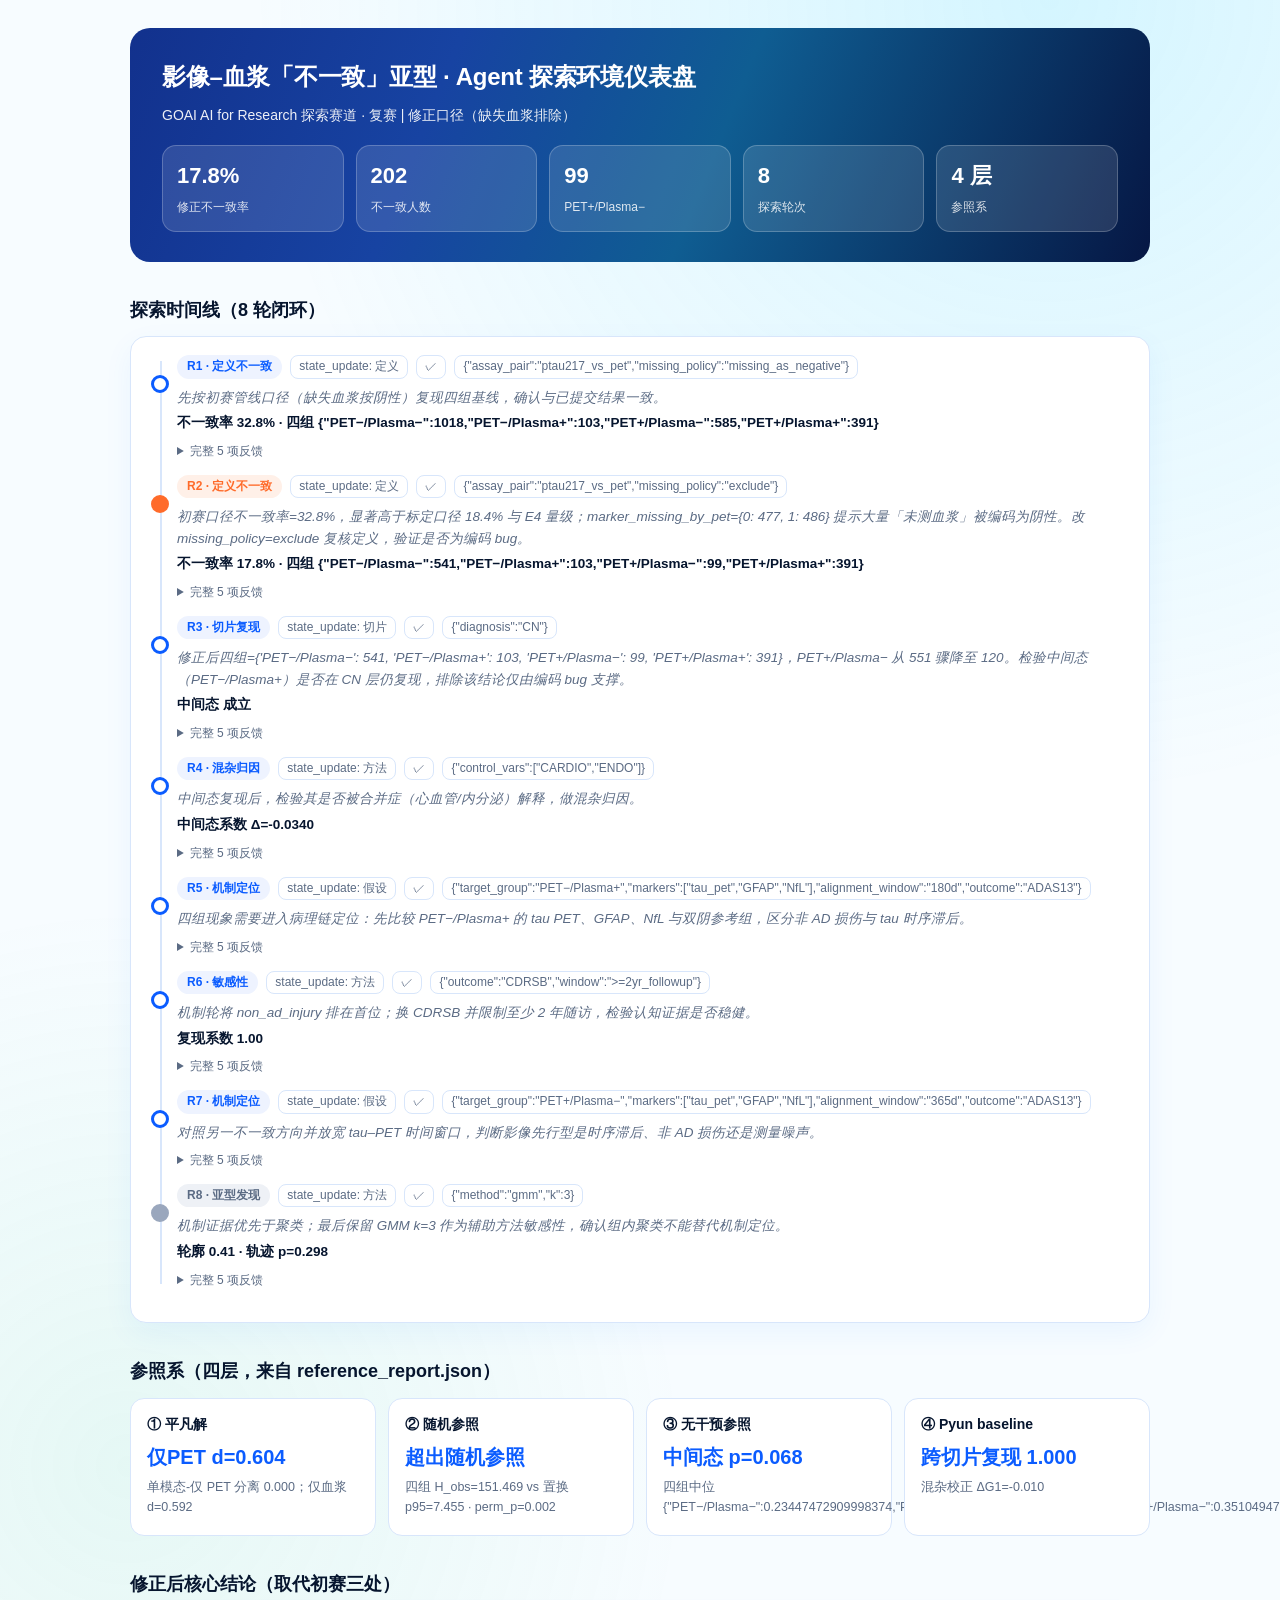
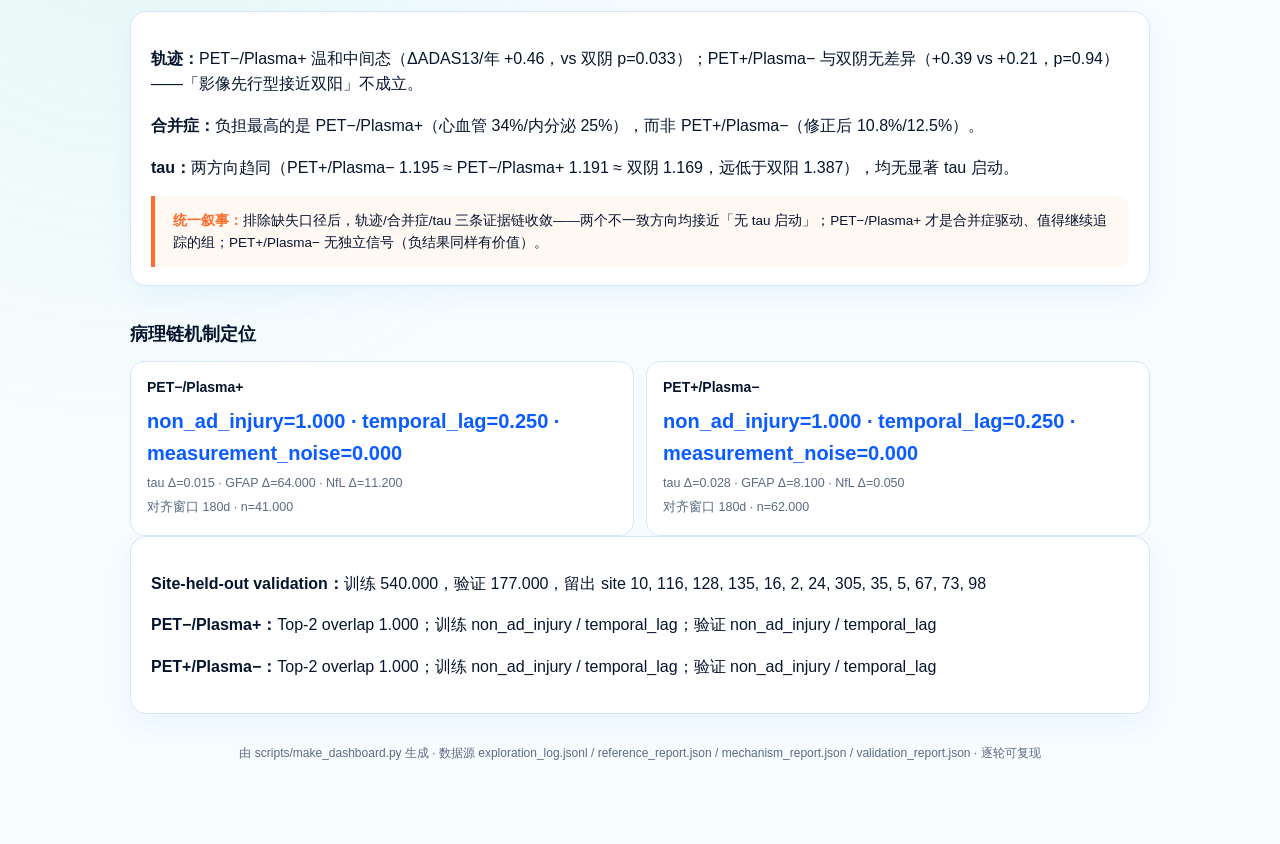
<file: dashboard.html>
<!DOCTYPE html>
<html lang="zh-CN">
<head>
<meta charset="utf-8">
<meta name="viewport" content="width=device-width, initial-scale=1">
<title>AI4S 探索环境仪表盘 · GOAI 复赛</title>
<style>
:root{
  --ink:#06152e; --muted:#5b6b84; --line:#d8e6fb; --blue:#0b5cff; --green:#22b85a;
  --orange:#ff6b2a; --bg:#f7fcff; --card:#ffffff;
}
*{box-sizing:border-box}
body{margin:0;font-family:-apple-system,BlinkMacSystemFont,"Segoe UI","Microsoft YaHei",sans-serif;
  background:radial-gradient(circle at 82% 0,rgba(33,214,255,.16),transparent 30%),
  radial-gradient(circle at 10% 60%,rgba(68,214,154,.10),transparent 30%),var(--bg);
  color:var(--ink);line-height:1.6}
.wrap{max-width:1060px;margin:0 auto;padding:28px 20px 80px}
header.hero{background:linear-gradient(112deg,#12318d,#1743a2 30%,#0f5d92 57%,#061744);color:#fff;
  border-radius:20px;padding:30px 32px;margin-bottom:22px;position:relative;overflow:hidden}
header.hero h1{margin:0 0 8px;font-size:24px;font-weight:800;letter-spacing:-.01em}
header.hero p{margin:2px 0;opacity:.92;font-size:14px}
.kpis{display:grid;grid-template-columns:repeat(auto-fit,minmax(150px,1fr));gap:12px;margin-top:18px}
.kpi{background:rgba(255,255,255,.12);border:1px solid rgba(255,255,255,.22);border-radius:14px;padding:12px 14px}
.kpi b{display:block;font-size:22px;font-weight:800}
.kpi span{font-size:12px;opacity:.85}
h2{font-size:18px;margin:34px 0 12px;font-weight:800}
.card{background:var(--card);border:1px solid var(--line);border-radius:16px;padding:18px 20px;
  box-shadow:0 10px 30px rgba(13,118,255,.06)}
.timeline{position:relative;padding-left:26px}
.timeline:before{content:"";position:absolute;left:9px;top:6px;bottom:6px;width:2px;background:var(--line)}
.node{position:absolute;left:-26px;top:20px;width:18px;height:18px;border-radius:50%;background:#fff;
  border:3px solid var(--blue)}
.node.fix{border-color:var(--orange);background:var(--orange)}
.node.neg{border-color:#9aa7bd;background:#9aa7bd}
.round{position:relative;margin-bottom:14px}
.round .head{display:flex;align-items:center;flex-wrap:wrap;gap:8px}
.badge{font-size:12px;font-weight:700;padding:2px 10px;border-radius:999px;background:#eef3ff;color:var(--blue)}
.badge.fix{background:#fff0e8;color:var(--orange)}
.badge.neg{background:#eef1f6;color:#5b6b84}
.tag{font-size:12px;color:var(--muted);border:1px solid var(--line);border-radius:8px;padding:1px 8px}
.rationale{font-size:13.5px;color:var(--muted);margin:8px 0 4px;font-style:italic}
.key{font-size:13.5px;font-weight:700}
details{margin-top:8px;font-size:12px;color:var(--muted)}
details pre{background:#0f2346;color:#dbeafe;border-radius:10px;padding:12px;overflow:auto;
  max-height:320px;font-size:11.5px;line-height:1.5}
.grid{display:grid;grid-template-columns:repeat(auto-fit,minmax(230px,1fr));gap:12px}
.ref-card{background:var(--card);border:1px solid var(--line);border-radius:14px;padding:14px 16px}
.ref-card h3{margin:0 0 6px;font-size:14px}
.ref-card .v{font-size:20px;font-weight:800;color:var(--blue)}
.ref-card p{margin:4px 0;font-size:12.5px;color:var(--muted)}
.callout{border-left:4px solid var(--orange);background:#fff8f3;border-radius:0 12px 12px 0;
  padding:14px 18px;margin-top:14px;font-size:13.5px}
.callout b{color:var(--orange)}
.foot{color:var(--muted);font-size:12px;margin-top:30px;text-align:center}
code{font-family:ui-monospace,SFMono-Regular,Menlo,Consolas,monospace;background:#eef3ff;padding:1px 5px;border-radius:5px}
</style>
</head>
<body>
<div class="wrap">
  <header class="hero">
    <h1>影像–血浆「不一致」亚型 · Agent 探索环境仪表盘</h1>
    <p>GOAI AI for Research 探索赛道 · 复赛 | 修正口径（缺失血浆排除）</p>
    <div class="kpis" id="kpis"></div>
  </header>

  <h2>探索时间线（8 轮闭环）</h2>
  <div class="card"><div class="timeline" id="timeline"></div></div>

  <h2>参照系（四层，来自 reference_report.json）</h2>
  <div class="grid" id="ref"></div>

  <h2>修正后核心结论（取代初赛三处）</h2>
  <div class="card" id="findings"></div>

  <h2>病理链机制定位</h2>
  <div class="grid" id="mechanisms"></div>
  <div class="card" id="validation"></div>

  <div class="foot">由 scripts/make_dashboard.py 生成 · 数据源 exploration_log.jsonl / reference_report.json / mechanism_report.json / validation_report.json · 逐轮可复现</div>
</div>

<script>
const DATA = {"logs": [{"round_id": 1, "timestamp": "2026-09-02T14:03:30+00:00", "action": "define_discordance", "params": {"assay_pair": "ptau217_vs_pet", "missing_policy": "missing_as_negative"}, "rationale": "先按初赛管线口径（缺失血浆按阴性）复现四组基线，确认与已提交结果一致。", "state_update": "定义", "success": true, "feedback": {"metrics": {"discordant_group_size": {"n_total": 2097, "n_discordant": 688, "discordance_rate": 0.32808774439675725, "by_group": {"PET−/Plasma−": 1018, "PET−/Plasma+": 103, "PET+/Plasma−": 585, "PET+/Plasma+": 391}, "missing_policy": "missing_as_negative", "marker_missing_by_pet_status": {"0": 477, "1": 486}, "composition": {"age": {"PET−/Plasma−": 70.0, "PET−/Plasma+": 72.0, "PET+/Plasma−": 73.0, "PET+/Plasma+": 74.0}, "female_frac": {"PET−/Plasma−": 0.5265225933202358, "PET−/Plasma+": 0.4563106796116505, "PET+/Plasma−": 0.5230769230769231, "PET+/Plasma+": 0.4936061381074169}}}, "cross_slice_reproducibility": {"coeff": 1.0, "n_valid_slices": 2, "n_holds": 2, "per_slice": {"CN": {"holds": true, "median_neg": 0.1926082429709241, "median_int": 0.33122498146775387, "median_pos": 0.9152004473228021, "p_int_vs_neg": 0.059618236411001876, "n0": 412, "n1": 53, "n3": 100}, "MCI": {"holds": true, "median_neg": 0.12113819095477324, "median_int": 0.5267632777589357, "median_pos": 1.6981844593323507, "p_int_vs_neg": 0.012531681099394218, "n0": 311, "n1": 30, "n3": 140}, "AD": {"holds": null, "n0": 22, "n1": 7, "n3": 77}}}, "trajectory_separation": {"median_by_group": {"PET−/Plasma−": 0.16763908205841452, "PET−/Plasma+": 0.4039346065927494, "PET+/Plasma−": 1.3341826396495073, "PET+/Plasma+": 1.6564625850340138}, "intermediate_vs_neg": {"p": 0.01347331662899355, "cohens_d": {"d": 0.08815173265415137, "ci_lo": -0.08141820816022016, "ci_hi": 0.36566593200781744, "n_a": 90, "n_b": 745}}, "intermediate_vs_pos": {"p": 3.312307670105474e-10}}, "confounder_adjusted_change": {"base_coefs": {"0": 0.0, "1": 0.2824401484085264, "2": 2.0391353414363036, "3": 2.7634815115064377}, "comorbidity_adjusted_coefs": {"0": 0.0, "1": 0.3381126108267199, "2": 2.0155398228200294, "3": 2.7158575321925498}}, "vs_random_reference": {"H_obs": 229.65941102190095, "perm_p": 0.001996007984031936}}, "interpretation": "不一致率见规模指标；中间态轨迹 vs 双阴 p=0.0135；跨切片复现系数=1.0（CN/MCI/AD 层内严格中间态比例）；置换检验 p=0.002（<0.05 视为超随机）", "action": "define_discordance", "params": {"assay_pair": "ptau217_vs_pet", "missing_policy": "missing_as_negative"}}}, {"round_id": 2, "timestamp": "2026-09-02T14:03:30+00:00", "action": "define_discordance", "params": {"assay_pair": "ptau217_vs_pet", "missing_policy": "exclude"}, "rationale": "初赛口径不一致率=32.8%，显著高于标定口径 18.4% 与 E4 量级；marker_missing_by_pet={0: 477, 1: 486} 提示大量「未测血浆」被编码为阴性。改 missing_policy=exclude 复核定义，验证是否为编码 bug。", "state_update": "定义", "success": true, "feedback": {"metrics": {"discordant_group_size": {"n_total": 1134, "n_discordant": 202, "discordance_rate": 0.1781305114638448, "by_group": {"PET−/Plasma−": 541, "PET−/Plasma+": 103, "PET+/Plasma−": 99, "PET+/Plasma+": 391}, "missing_policy": "exclude", "marker_missing_by_pet_status": {"0": 477, "1": 486}, "composition": {"age": {"PET−/Plasma−": 69.0, "PET−/Plasma+": 72.0, "PET+/Plasma−": 70.0, "PET+/Plasma+": 74.0}, "female_frac": {"PET−/Plasma−": 0.5471349353049908, "PET−/Plasma+": 0.4563106796116505, "PET+/Plasma−": 0.5656565656565656, "PET+/Plasma+": 0.4936061381074169}}}, "cross_slice_reproducibility": {"coeff": 1.0, "n_valid_slices": 2, "n_holds": 2, "per_slice": {"CN": {"holds": true, "median_neg": 0.24071329913180742, "median_int": 0.33122498146775387, "median_pos": 0.9152004473228021, "p_int_vs_neg": 0.23159614373850546, "n0": 267, "n1": 53, "n3": 100}, "MCI": {"holds": true, "median_neg": 0.10247801507537714, "median_int": 0.5267632777589357, "median_pos": 1.6981844593323507, "p_int_vs_neg": 0.020999767717418315, "n0": 113, "n1": 30, "n3": 140}, "AD": {"holds": null, "n0": 8, "n1": 7, "n3": 77}}}, "trajectory_separation": {"median_by_group": {"PET−/Plasma−": 0.23447472909998374, "PET−/Plasma+": 0.4039346065927494, "PET+/Plasma−": 0.3510494739185791, "PET+/Plasma+": 1.6564625850340138}, "intermediate_vs_neg": {"p": 0.06840269533427391, "cohens_d": {"d": 0.1008558143494007, "ci_lo": -0.13084077333601263, "ci_hi": 0.38435317823137843, "n_a": 90, "n_b": 388}}, "intermediate_vs_pos": {"p": 3.312307670105474e-10}}, "confounder_adjusted_change": {"base_coefs": {"0": 0.0, "1": 0.2937662250867079, "2": 0.16013770385410342, "3": 2.813567718604322}, "comorbidity_adjusted_coefs": {"0": 0.0, "1": 0.28354269525781095, "2": 0.11156038927138368, "3": 2.800446133662118}}, "vs_random_reference": {"H_obs": 151.46895518479076, "perm_p": 0.001996007984031936}}, "interpretation": "不一致率见规模指标；中间态轨迹 vs 双阴 p=0.0684；跨切片复现系数=1.0（CN/MCI/AD 层内严格中间态比例）；置换检验 p=0.002（<0.05 视为超随机）", "action": "define_discordance", "params": {"assay_pair": "ptau217_vs_pet", "missing_policy": "exclude"}}}, {"round_id": 3, "timestamp": "2026-09-02T14:03:31+00:00", "action": "select_slice", "params": {"diagnosis": "CN"}, "rationale": "修正后四组={'PET−/Plasma−': 541, 'PET−/Plasma+': 103, 'PET+/Plasma−': 99, 'PET+/Plasma+': 391}，PET+/Plasma− 从 551 骤降至 120。检验中间态（PET−/Plasma+）是否在 CN 层仍复现，排除该结论仅由编码 bug 支撑。", "state_update": "切片", "success": true, "feedback": {"metrics": {"discordant_group_size": {"n_slice": 645, "by_group": {"PET−/Plasma−": 386, "PET−/Plasma+": 64, "PET+/Plasma−": 76, "PET+/Plasma+": 119}}, "cross_slice_reproducibility": {"slice_intermediate_check": {"holds": true, "median_neg": 0.24071329913180742, "median_int": 0.33122498146775387, "median_pos": 0.9152004473228021, "p_int_vs_neg": 0.23159614373850546, "n0": 267, "n1": 53, "n3": 100}, "note": "本动作在指定切片内检验中间态是否成立"}, "trajectory_separation": {"median_by_group": {"PET−/Plasma−": 0.24071329913180742, "PET−/Plasma+": 0.33122498146775387, "PET+/Plasma−": 0.4219586824334055, "PET+/Plasma+": 0.9152004473228021}, "intermediate_vs_neg": {"p": 0.23159614373850546, "cohens_d": {"d": 0.4504471602152261, "ci_lo": 0.13153706385729746, "ci_hi": 0.8483165710533865, "n_a": 53, "n_b": 267}}, "intermediate_vs_pos": {"p": 0.00018654084358326397}}, "confounder_adjusted_change": {"0": 0.0, "1": 0.46693124793541163, "2": 0.3605445040279982, "3": 0.9973735944332798}, "vs_random_reference": {"H_obs": 50.82008416465294, "perm_p": 0.0033222591362126247}}, "interpretation": "CN/ALL 层：严格中间态=成立；双阴中位=0.24071329913180742 中间=0.33122498146775387 双阳=0.9152004473228021", "action": "select_slice", "params": {"diagnosis": "CN"}}}, {"round_id": 4, "timestamp": "2026-09-02T14:03:31+00:00", "action": "test_confounder", "params": {"control_vars": ["CARDIO", "ENDO"]}, "rationale": "中间态复现后，检验其是否被合并症（心血管/内分泌）解释，做混杂归因。", "state_update": "方法", "success": true, "feedback": {"metrics": {"discordant_group_size": {"n_target": 103}, "cross_slice_reproducibility": {"confounder_ladder": {"base": {"coef_G1": 0.293766225086708, "coef_G2": 0.16013770385410564, "coef_G3": 2.8135677186043235, "r2": 0.12227288776113399}, "CARDIO+ENDO": {"coef_G1": 0.2597247027026526, "coef_G2": 0.12339502074943876, "coef_G3": 2.8331654580095167, "r2": 0.12568968508154899}}, "note": "中间态系数随控制变量加入的稳定性（定义敏感性）"}, "trajectory_separation": {"median_by_group": {"PET−/Plasma−": 0.23447472909998374, "PET−/Plasma+": 0.4039346065927494, "PET+/Plasma−": 0.3510494739185791, "PET+/Plasma+": 1.6564625850340138}, "intermediate_vs_neg": {"p": 0.06840269533427391, "cohens_d": {"d": 0.1008558143494007, "ci_lo": -0.13084077333601263, "ci_hi": 0.38435317823137843, "n_a": 90, "n_b": 388}}}, "confounder_adjusted_change": {"base_coef_G1": 0.293766225086708, "adjusted_coef_G1": 0.2597247027026526, "delta": -0.034041522384055445, "control_vars": ["CARDIO", "ENDO"]}, "vs_random_reference": {"H_obs": 151.46895518479076, "perm_p": 0.0033222591362126247}}, "interpretation": "加入合并症后中间态系数变化=-0.034；中间态 vs 双阴 p=0.0684", "action": "test_confounder", "params": {"control_vars": ["CARDIO", "ENDO"]}}}, {"round_id": 5, "timestamp": "2026-09-02T14:03:33+00:00", "action": "profile_mechanism", "params": {"target_group": "PET−/Plasma+", "markers": ["tau_pet", "GFAP", "NfL"], "alignment_window": "180d", "outcome": "ADAS13"}, "rationale": "四组现象需要进入病理链定位：先比较 PET−/Plasma+ 的 tau PET、GFAP、NfL 与双阴参考组，区分非 AD 损伤与 tau 时序滞后。", "state_update": "假设", "success": true, "feedback": {"metrics": {"discordant_group_size": {"n_aligned": 717, "by_group": {"PET−/Plasma−": 379, "PET−/Plasma+": 41, "PET+/Plasma−": 62, "PET+/Plasma+": 235}}, "cross_slice_reproducibility": {"alignment_window": "180d", "time_gap_days": {"plasma_median": 7.0, "tau_median": 8.0}}, "trajectory_separation": {"outcome": "ADAS13", "effect": {"n_target": 29, "n_reference": 228, "target_median": 0.7451547092825569, "reference_median": 0.20019772209310133, "median_difference": 0.5449569871894555, "mannwhitney_p": 0.13296582485658848, "cohens_d": 0.07934739273973217, "ci95": [-0.29907304651946703, 1.096928857896872]}, "adjusted": {"n": 461, "model": "HuberRegressor", "adjusted_difference": -0.21148973278889943, "r2": -0.02246564665377071}}, "confounder_adjusted_change": {"n": 461, "model": "HuberRegressor", "adjusted_difference": -0.21148973278889943, "r2": -0.02246564665377071}, "vs_random_reference": {"multiple_testing": {"method": "Benjamini-Hochberg", "q_values": {"tau_pet_vs_reference": 0.20564808612666718, "trajectory": 0.1662072810707356, "GFAP_vs_reference": 2.6751694392636307e-07, "NfL_vs_reference": 5.846842847500743e-10, "plasma_tau_vs_reference": 3.3959880188979606e-25}}}, "mechanism_evidence": {"lag": {"plasma_tau_vs_reference": {"n_target": 41, "n_reference": 379, "target_median": 0.237, "reference_median": 0.09, "median_difference": 0.147, "mannwhitney_p": 6.791976037795921e-26, "cohens_d": 2.483435774629941, "ci95": [0.128, 0.20004999999999995]}, "tau_pet_vs_reference": {"n_target": 27, "n_reference": 300, "target_median": 1.186, "reference_median": 1.1709999999999998, "median_difference": 0.015000000000000124, "mannwhitney_p": 0.20564808612666718, "cohens_d": 0.6515216659392198, "ci95": [-0.021999999999999797, 0.04899999999999993]}, "time_gap_days": {"plasma_median": 7.0, "tau_median": 8.0}}, "injury": {"GFAP": {"column": "GFAP_ALIGNED", "effect": {"n_target": 41, "n_reference": 379, "target_median": 175.4, "reference_median": 111.4, "median_difference": 64.0, "mannwhitney_p": 1.6051016635581783e-07, "cohens_d": 1.022560777058677, "ci95": [20.697499999999987, 122.12249999999999]}, "missingness": {"target": 0.0, "reference": 0.0}}, "NfL": {"column": "NFL_ALIGNED", "effect": {"n_target": 41, "n_reference": 379, "target_median": 24.7, "reference_median": 13.5, "median_difference": 11.2, "mannwhitney_p": 2.338737139000297e-10, "cohens_d": 1.2298070753231647, "ci95": [7.1, 15.0]}, "missingness": {"target": 0.0, "reference": 0.0}}}, "tau": {"column": "TAU_SUVR_ALIGNED", "effect": {"n_target": 27, "n_reference": 300, "target_median": 1.186, "reference_median": 1.1709999999999998, "median_difference": 0.015000000000000124, "mannwhitney_p": 0.20564808612666718, "cohens_d": 0.6515216659392198, "ci95": [-0.027012499999999915, 0.04902500000000013]}, "missingness": {"target": 0.34146341463414637, "reference": 0.20844327176781002}}, "trajectory": {"outcome": "ADAS13", "effect": {"n_target": 29, "n_reference": 228, "target_median": 0.7451547092825569, "reference_median": 0.20019772209310133, "median_difference": 0.5449569871894555, "mannwhitney_p": 0.13296582485658848, "cohens_d": 0.07934739273973217, "ci95": [-0.29907304651946703, 1.096928857896872]}, "adjusted": {"n": 461, "model": "HuberRegressor", "adjusted_difference": -0.21148973278889943, "r2": -0.02246564665377071}}, "missingness": {"TAU_SUVR_ALIGNED": {"n": 535, "missing_rate": 0.25383542538354253}, "GFAP_ALIGNED": {"n": 717, "missing_rate": 0.0}, "NFL_ALIGNED": {"n": 717, "missing_rate": 0.0}, "D_ADAS13_yr": {"n": 461, "missing_rate": 0.35704323570432356}, "PTAU217_bl": {"n": 717, "missing_rate": 0.0}}}, "candidate_mechanisms": [{"mechanism": "non_ad_injury", "score": 1.0, "reasons": ["GFAP/NfL 至少一个相对参考组升高"], "interpretation": "候选机制，需外部验证"}, {"mechanism": "temporal_lag", "score": 0.25, "reasons": ["tau PET 与 plasma p-tau217 同向，暂不支持明显滞后"], "interpretation": "候选机制，需外部验证"}, {"mechanism": "measurement_noise", "score": 0.0, "reasons": [], "interpretation": "候选机制，需外部验证"}], "negative_evidence": ["机制评分仅用于排序，不等同于因果证明。", "时间对齐窗口和 tau PET 选择偏倚仍可能影响方向。"], "next_best_action": {"action": "profile_mechanism", "params": {"target_group": "PET+/Plasma−", "markers": ["tau_pet", "GFAP", "NfL"], "alignment_window": "180d", "outcome": "ADAS13"}}}, "interpretation": "non_ad_injury=1.00；temporal_lag=0.25；measurement_noise=0.00", "action": "profile_mechanism", "params": {"target_group": "PET−/Plasma+", "markers": ["tau_pet", "GFAP", "NfL"], "alignment_window": "180d", "outcome": "ADAS13"}}}, {"round_id": 6, "timestamp": "2026-09-02T14:03:33+00:00", "action": "sensitivity_analysis", "params": {"outcome": "CDRSB", "window": ">=2yr_followup"}, "rationale": "机制轮将 non_ad_injury 排在首位；换 CDRSB 并限制至少 2 年随访，检验认知证据是否稳健。", "state_update": "方法", "success": true, "feedback": {"metrics": {"discordant_group_size": {"n_total": 772, "by_group": {"PET−/Plasma−": 364, "PET−/Plasma+": 87, "PET+/Plasma−": 69, "PET+/Plasma+": 252}}, "cross_slice_reproducibility": {"coeff": 1.0, "n_valid_slices": 2, "n_holds": 2, "per_slice": {"CN": {"holds": true, "median_neg": 0.0, "median_int": 0.0, "median_pos": 0.1220755347593583, "p_int_vs_neg": 0.008318659654114364, "n0": 269, "n1": 52, "n3": 95}, "MCI": {"holds": true, "median_neg": 0.0, "median_int": 0.07408722109533468, "median_pos": 0.6408355233902578, "p_int_vs_neg": 0.15238063478720387, "n0": 92, "n1": 29, "n3": 116}, "AD": {"holds": null, "n0": 3, "n1": 6, "n3": 41}}}, "trajectory_separation": {"median_by_group": {"PET−/Plasma−": 0.0, "PET−/Plasma+": 0.0, "PET+/Plasma−": 0.0, "PET+/Plasma+": 0.45377326442000576}, "intermediate_vs_neg": {"p": 0.004041118241703064, "cohens_d": {"d": 0.458673619054451, "ci_lo": 0.1332553883910009, "ci_hi": 0.7703525891756509, "n_a": 87, "n_b": 364}}, "intermediate_vs_pos": {"p": 9.706959555034669e-11}}, "confounder_adjusted_change": {"0": 0.0, "1": 0.133622608737236, "2": 0.06692583613595732, "3": 0.6855817606455771}, "vs_random_reference": {"H_obs": 188.97195367343602, "perm_p": 0.0033222591362126247}}, "interpretation": "CDRSB/>=2yr_followup：复现系数=1.0；中间态 vs 双阴 p=0.004", "action": "sensitivity_analysis", "params": {"outcome": "CDRSB", "window": ">=2yr_followup"}}}, {"round_id": 7, "timestamp": "2026-09-02T14:03:34+00:00", "action": "profile_mechanism", "params": {"target_group": "PET+/Plasma−", "markers": ["tau_pet", "GFAP", "NfL"], "alignment_window": "365d", "outcome": "ADAS13"}, "rationale": "对照另一不一致方向并放宽 tau–PET 时间窗口，判断影像先行型是时序滞后、非 AD 损伤还是测量噪声。", "state_update": "假设", "success": true, "feedback": {"metrics": {"discordant_group_size": {"n_aligned": 790, "by_group": {"PET−/Plasma−": 402, "PET−/Plasma+": 46, "PET+/Plasma−": 72, "PET+/Plasma+": 270}}, "cross_slice_reproducibility": {"alignment_window": "365d", "time_gap_days": {"plasma_median": 14.0, "tau_median": 13.5}}, "trajectory_separation": {"outcome": "ADAS13", "effect": {"n_target": 47, "n_reference": 250, "target_median": 0.32496936600958976, "reference_median": 0.22515415193897653, "median_difference": 0.09981521407061322, "mannwhitney_p": 0.47313942874655057, "cohens_d": 0.012252152632450648, "ci95": [-0.26325096271547943, 0.5841913691730719]}, "adjusted": {"n": 527, "model": "HuberRegressor", "adjusted_difference": -0.4506961784507321, "r2": -0.026295647513219222}}, "confounder_adjusted_change": {"n": 527, "model": "HuberRegressor", "adjusted_difference": -0.4506961784507321, "r2": -0.026295647513219222}, "vs_random_reference": {"multiple_testing": {"method": "Benjamini-Hochberg", "q_values": {"trajectory": 0.47313942874655057, "NfL_vs_reference": 0.2835736930950876, "GFAP_vs_reference": 0.06396624138743023, "tau_pet_vs_reference": 0.041692775327683805, "plasma_tau_vs_reference": 2.2519155064978395e-11}}}, "mechanism_evidence": {"lag": {"plasma_tau_vs_reference": {"n_target": 72, "n_reference": 402, "target_median": 0.1315, "reference_median": 0.09, "median_difference": 0.04150000000000001, "mannwhitney_p": 4.503831012995679e-12, "cohens_d": 0.9271777047885911, "ci95": [0.031, 0.05050000000000002]}, "tau_pet_vs_reference": {"n_target": 54, "n_reference": 320, "target_median": 1.199, "reference_median": 1.174, "median_difference": 0.025000000000000133, "mannwhitney_p": 0.016677110131073522, "cohens_d": 0.5053462417634454, "ci95": [-0.002012499999999783, 0.05949999999999989]}, "time_gap_days": {"plasma_median": 14.0, "tau_median": 13.5}}, "injury": {"GFAP": {"column": "GFAP_ALIGNED", "effect": {"n_target": 72, "n_reference": 402, "target_median": 122.8, "reference_median": 111.4, "median_difference": 11.399999999999991, "mannwhitney_p": 0.03837974483245814, "cohens_d": 0.16987322979803438, "ci95": [1.7924999999999978, 29.321249999999978]}, "missingness": {"target": 0.0, "reference": 0.0}}, "NfL": {"column": "NFL_ALIGNED", "effect": {"n_target": 72, "n_reference": 402, "target_median": 14.3, "reference_median": 13.6, "median_difference": 0.7000000000000011, "mannwhitney_p": 0.22685895447607007, "cohens_d": -0.00012934546202615247, "ci95": [-0.6000000000000014, 2.202499999999999]}, "missingness": {"target": 0.0, "reference": 0.0}}}, "tau": {"column": "TAU_SUVR_ALIGNED", "effect": {"n_target": 54, "n_reference": 320, "target_median": 1.199, "reference_median": 1.174, "median_difference": 0.025000000000000133, "mannwhitney_p": 0.016677110131073522, "cohens_d": 0.5053462417634454, "ci95": [0.005975000000000226, 0.056499999999999995]}, "missingness": {"target": 0.25, "reference": 0.20398009950248755}}, "trajectory": {"outcome": "ADAS13", "effect": {"n_target": 47, "n_reference": 250, "target_median": 0.32496936600958976, "reference_median": 0.22515415193897653, "median_difference": 0.09981521407061322, "mannwhitney_p": 0.47313942874655057, "cohens_d": 0.012252152632450648, "ci95": [-0.26325096271547943, 0.5841913691730719]}, "adjusted": {"n": 527, "model": "HuberRegressor", "adjusted_difference": -0.4506961784507321, "r2": -0.026295647513219222}}, "missingness": {"TAU_SUVR_ALIGNED": {"n": 580, "missing_rate": 0.26582278481012656}, "GFAP_ALIGNED": {"n": 790, "missing_rate": 0.0}, "NFL_ALIGNED": {"n": 790, "missing_rate": 0.0}, "D_ADAS13_yr": {"n": 527, "missing_rate": 0.3329113924050633}, "PTAU217_bl": {"n": 790, "missing_rate": 0.0}}}, "candidate_mechanisms": [{"mechanism": "non_ad_injury", "score": 1.0, "reasons": ["GFAP/NfL 至少一个相对参考组升高"], "interpretation": "候选机制，需外部验证"}, {"mechanism": "temporal_lag", "score": 0.25, "reasons": ["tau PET 与 plasma p-tau217 同向，暂不支持明显滞后"], "interpretation": "候选机制，需外部验证"}, {"mechanism": "measurement_noise", "score": 0.0, "reasons": [], "interpretation": "候选机制，需外部验证"}], "negative_evidence": ["机制评分仅用于排序，不等同于因果证明。", "时间对齐窗口和 tau PET 选择偏倚仍可能影响方向。"], "next_best_action": {"action": "profile_mechanism", "params": {"target_group": "PET−/Plasma+", "markers": ["tau_pet", "GFAP", "NfL"], "alignment_window": "365d", "outcome": "ADAS13"}}}, "interpretation": "non_ad_injury=1.00；temporal_lag=0.25；measurement_noise=0.00", "action": "profile_mechanism", "params": {"target_group": "PET+/Plasma−", "markers": ["tau_pet", "GFAP", "NfL"], "alignment_window": "365d", "outcome": "ADAS13"}}}, {"round_id": 8, "timestamp": "2026-09-02T14:03:37+00:00", "action": "discover_subtypes", "params": {"method": "gmm", "k": 3}, "rationale": "机制证据优先于聚类；最后保留 GMM k=3 作为辅助方法敏感性，确认组内聚类不能替代机制定位。", "state_update": "方法", "success": true, "feedback": {"metrics": {"discordant_group_size": {"diagnosis": "ALL", "n_target_group": 103, "cluster_sizes": {"0": 31, "1": 48, "2": 24}, "silhouette": 0.40707533384175576, "stability": {"n_boot": 25, "ari_mean": 0.8292338529434189, "ari_ci95": [0.49355585611217956, 1.0]}}, "cross_slice_reproducibility": {"CN": {"reproduced": true, "n": 64, "comorbidity_split": 1.0}, "MCI": {"reproduced": true, "n": 31, "comorbidity_split": 0.5208333333333334}}, "trajectory_separation": {"cluster_medians": {"0": 0.26732935855263157, "1": 0.6295458074534158, "2": 0.4039346065927494}, "mw_p": 0.29801723192505025, "cohens_d": {"d": 0.21791649810619015, "ci_lo": -0.3269037688983753, "ci_hi": 0.6011567606129504, "n_a": 31, "n_b": 35}}, "confounder_adjusted_change": {"cluster_coef": 0.03436017857771013, "cluster_coef_adjusted_ci_note": "系数=簇差（Δ/年），校正年龄/性别/教育后"}, "vs_random_reference": {"H_obs": 1.3446360909955501, "perm_p": 0.5415282392026578}}, "interpretation": "轮廓系数=0.407；两簇轨迹 p=0.298（≥0.05 → 轨迹不可分，负结果）；置换 p=0.5415", "action": "discover_subtypes", "params": {"method": "gmm", "k": 3}}}], "ref": {"assay_pair": "ptau217_vs_pet", "missing_policy": "exclude", "outcome": "D_ADAS13_yr", "trivial": {"whole_sample_no_split": {"median": 0.5358190709046454, "iqr": [-0.055214154832798915, 1.7242991504854372], "n": 869}, "pet_only_binary": {"pet_pos": {"median": 1.2365390946502062, "iqr": [0.3249274053767617, 3.38642978190392], "n": 391}, "pet_neg": {"median": 0.28539116024131567, "iqr": [-0.2055604383393797, 0.8077695756948313], "n": 478}, "cohens_d": {"d": 0.6040177888119582, "ci_lo": 0.4935723358301401, "ci_hi": 0.719931590202146, "n_a": 391, "n_b": 478}, "mw_p": 1.0448689073781062e-26}, "plasma_only_binary": {"plasma_pos": {"median": 1.1437436006825945, "iqr": [0.33026203230148254, 3.312996589559087], "n": 407}, "plasma_neg": {"median": 0.24225263277933295, "iqr": [-0.22788038773254743, 0.8396684237106243], "n": 462}, "cohens_d": {"d": 0.5921562616146516, "ci_lo": 0.4676475042158868, "ci_hi": 0.7127366652520614, "n_a": 407, "n_b": 462}, "mw_p": 1.511268750992068e-26}}, "random": {"H_obs": 151.46895518479076, "perm_p": 0.001996007984031936, "perm_dist": {"p95": 7.455347760769815, "p99": 11.15527013138828, "max": 13.708685262728299}, "verdict": "超出随机参照"}, "no_intervention": {"four_group_medians": {"PET−/Plasma−": 0.23447472909998374, "PET−/Plasma+": 0.4039346065927494, "PET+/Plasma−": 0.3510494739185791, "PET+/Plasma+": 1.6564625850340138}, "intermediate_vs_neg": {"p": 0.06840269533427391, "cohens_d": {"d": 0.1008558143494007, "ci_lo": -0.13084077333601263, "ci_hi": 0.38435317823137843, "n_a": 90, "n_b": 388}}, "intermediate_vs_pos": {"p": 3.312307670105474e-10}}, "nontrivial": {"pyun_four_group_baseline": {"four_group_medians": {"PET−/Plasma−": 0.23447472909998374, "PET−/Plasma+": 0.4039346065927494, "PET+/Plasma−": 0.3510494739185791, "PET+/Plasma+": 1.6564625850340138}, "intermediate_vs_neg": {"p": 0.06840269533427391, "cohens_d": {"d": 0.1008558143494007, "ci_lo": -0.13084077333601263, "ci_hi": 0.38435317823137843, "n_a": 90, "n_b": 388}}, "intermediate_vs_pos": {"p": 3.312307670105474e-10}}, "add_value_layer_2_cross_slice": {"repro_coeff": 1.0, "per_slice": {"CN": {"holds": true, "median_neg": 0.24071329913180742, "median_int": 0.33122498146775387, "median_pos": 0.9152004473228021, "p_int_vs_neg": 0.23159614373850546, "n0": 267, "n1": 53, "n3": 100}, "MCI": {"holds": true, "median_neg": 0.10247801507537714, "median_int": 0.5267632777589357, "median_pos": 1.6981844593323507, "p_int_vs_neg": 0.020999767717418315, "n0": 113, "n1": 30, "n3": 140}, "AD": {"holds": null, "n0": 8, "n1": 7, "n3": 77}}}, "add_value_layer_3_confounder": {"base_coef_G1": 0.293766225086708, "comorbidity_adjusted_coef_G1": 0.2835426952578116, "delta": -0.010223529828896405}, "add_value_layer_1_within_group_substructure": {"note": "由 discover_subtypes 动作评估（组内聚类是否给出轨迹可区分的亚型）"}}}, "mechanism": {"window": "180d", "n_aligned": 717, "canonical_n": 1134, "canonical_group_counts": {"PET−/Plasma−": 541, "PET−/Plasma+": 103, "PET+/Plasma−": 99, "PET+/Plasma+": 391}, "group_counts": {"PET−/Plasma−": 379, "PET−/Plasma+": 41, "PET+/Plasma−": 62, "PET+/Plasma+": 235}, "profiles": {"PET−/Plasma+": {"target_group": "PET−/Plasma+", "target_group_code": 1, "reference_group": "PET−/Plasma−", "alignment_window": "180d", "sample": {"n_total": 717, "n_target": 41, "n_reference": 379}, "lag_evidence": {"plasma_tau_vs_reference": {"n_target": 41, "n_reference": 379, "target_median": 0.237, "reference_median": 0.09, "median_difference": 0.147, "mannwhitney_p": 6.791976037795921e-26, "cohens_d": 2.483435774629941, "ci95": [0.128, 0.20004999999999995]}, "tau_pet_vs_reference": {"n_target": 27, "n_reference": 300, "target_median": 1.186, "reference_median": 1.1709999999999998, "median_difference": 0.015000000000000124, "mannwhitney_p": 0.20564808612666718, "cohens_d": 0.6515216659392198, "ci95": [-0.021999999999999797, 0.04899999999999993]}, "time_gap_days": {"plasma_median": 7.0, "tau_median": 8.0}}, "injury_evidence": {"GFAP": {"column": "GFAP_ALIGNED", "effect": {"n_target": 41, "n_reference": 379, "target_median": 175.4, "reference_median": 111.4, "median_difference": 64.0, "mannwhitney_p": 1.6051016635581783e-07, "cohens_d": 1.022560777058677, "ci95": [20.697499999999987, 122.12249999999999]}, "missingness": {"target": 0.0, "reference": 0.0}}, "NfL": {"column": "NFL_ALIGNED", "effect": {"n_target": 41, "n_reference": 379, "target_median": 24.7, "reference_median": 13.5, "median_difference": 11.2, "mannwhitney_p": 2.338737139000297e-10, "cohens_d": 1.2298070753231647, "ci95": [7.1, 15.0]}, "missingness": {"target": 0.0, "reference": 0.0}}}, "tau_evidence": {"column": "TAU_SUVR_ALIGNED", "effect": {"n_target": 27, "n_reference": 300, "target_median": 1.186, "reference_median": 1.1709999999999998, "median_difference": 0.015000000000000124, "mannwhitney_p": 0.20564808612666718, "cohens_d": 0.6515216659392198, "ci95": [-0.027012499999999915, 0.04902500000000013]}, "missingness": {"target": 0.34146341463414637, "reference": 0.20844327176781002}}, "trajectory_evidence": {"outcome": "ADAS13", "effect": {"n_target": 29, "n_reference": 228, "target_median": 0.7451547092825569, "reference_median": 0.20019772209310133, "median_difference": 0.5449569871894555, "mannwhitney_p": 0.13296582485658848, "cohens_d": 0.07934739273973217, "ci95": [-0.29907304651946703, 1.096928857896872]}, "adjusted": {"n": 461, "model": "HuberRegressor", "adjusted_difference": -0.21148973278889943, "r2": -0.02246564665377071}}, "missingness_evidence": {"TAU_SUVR_ALIGNED": {"n": 535, "missing_rate": 0.25383542538354253}, "GFAP_ALIGNED": {"n": 717, "missing_rate": 0.0}, "NFL_ALIGNED": {"n": 717, "missing_rate": 0.0}, "D_ADAS13_yr": {"n": 461, "missing_rate": 0.35704323570432356}, "PTAU217_bl": {"n": 717, "missing_rate": 0.0}}, "continuous_value_evidence": {"pTau217_vs_tau_pet": {"n": 27, "rho": 0.24854961832061068, "p": 0.2112559087041085}, "pTau217_vs_GFAP": {"n": 41, "rho": 0.14652844380019664, "p": 0.3606264121712133}, "pTau217_vs_NfL": {"n": 41, "rho": -0.04700500984638865, "p": 0.7704148013917105}}, "multiple_testing": {"method": "Benjamini-Hochberg", "q_values": {"tau_pet_vs_reference": 0.20564808612666718, "trajectory": 0.1662072810707356, "GFAP_vs_reference": 2.6751694392636307e-07, "NfL_vs_reference": 5.846842847500743e-10, "plasma_tau_vs_reference": 3.3959880188979606e-25}}, "candidate_mechanism_ranking": [{"mechanism": "non_ad_injury", "score": 1.0, "reasons": ["GFAP/NfL 至少一个相对参考组升高"], "interpretation": "候选机制，需外部验证"}, {"mechanism": "temporal_lag", "score": 0.25, "reasons": ["tau PET 与 plasma p-tau217 同向，暂不支持明显滞后"], "interpretation": "候选机制，需外部验证"}, {"mechanism": "measurement_noise", "score": 0.0, "reasons": [], "interpretation": "候选机制，需外部验证"}], "negative_evidence": ["机制评分仅用于排序，不等同于因果证明。", "时间对齐窗口和 tau PET 选择偏倚仍可能影响方向。"], "next_best_action": {"action": "profile_mechanism", "params": {"target_group": "PET+/Plasma−", "markers": ["tau_pet", "GFAP", "NfL"], "alignment_window": "180d", "outcome": "ADAS13"}}}, "PET+/Plasma−": {"target_group": "PET+/Plasma−", "target_group_code": 2, "reference_group": "PET−/Plasma−", "alignment_window": "180d", "sample": {"n_total": 717, "n_target": 62, "n_reference": 379}, "lag_evidence": {"plasma_tau_vs_reference": {"n_target": 62, "n_reference": 379, "target_median": 0.129, "reference_median": 0.09, "median_difference": 0.03900000000000001, "mannwhitney_p": 1.5917925279585077e-09, "cohens_d": 0.8488324375164602, "ci95": [0.025487499999999996, 0.0495]}, "tau_pet_vs_reference": {"n_target": 48, "n_reference": 300, "target_median": 1.199, "reference_median": 1.1709999999999998, "median_difference": 0.028000000000000247, "mannwhitney_p": 0.039044501686561324, "cohens_d": 0.5050124915615378, "ci95": [-0.010999999999999904, 0.06501250000000015]}, "time_gap_days": {"plasma_median": 9.5, "tau_median": 13.0}}, "injury_evidence": {"GFAP": {"column": "GFAP_ALIGNED", "effect": {"n_target": 62, "n_reference": 379, "target_median": 119.5, "reference_median": 111.4, "median_difference": 8.099999999999994, "mannwhitney_p": 0.13557134157753947, "cohens_d": 0.125892540083431, "ci95": [-0.8062499999999971, 30.35499999999999]}, "missingness": {"target": 0.0, "reference": 0.0}}, "NfL": {"column": "NFL_ALIGNED", "effect": {"n_target": 62, "n_reference": 379, "target_median": 13.55, "reference_median": 13.5, "median_difference": 0.05000000000000071, "mannwhitney_p": 0.46612576037636666, "cohens_d": -0.040977252810009794, "ci95": [-1.0999999999999996, 1.9512499999999982]}, "missingness": {"target": 0.0, "reference": 0.0}}}, "tau_evidence": {"column": "TAU_SUVR_ALIGNED", "effect": {"n_target": 48, "n_reference": 300, "target_median": 1.199, "reference_median": 1.1709999999999998, "median_difference": 0.028000000000000247, "mannwhitney_p": 0.039044501686561324, "cohens_d": 0.5050124915615378, "ci95": [-0.0090124999999999, 0.06350000000000011]}, "missingness": {"target": 0.22580645161290322, "reference": 0.20844327176781002}}, "trajectory_evidence": {"outcome": "ADAS13", "effect": {"n_target": 39, "n_reference": 228, "target_median": 0.3771295818275684, "reference_median": 0.20019772209310133, "median_difference": 0.17693185973446707, "mannwhitney_p": 0.29002736732016166, "cohens_d": 0.02637988707358082, "ci95": [-0.19536486411814297, 0.6619127058182903]}, "adjusted": {"n": 461, "model": "HuberRegressor", "adjusted_difference": -0.34503370931422894, "r2": -0.0203647612254525}}, "missingness_evidence": {"TAU_SUVR_ALIGNED": {"n": 535, "missing_rate": 0.25383542538354253}, "GFAP_ALIGNED": {"n": 717, "missing_rate": 0.0}, "NFL_ALIGNED": {"n": 717, "missing_rate": 0.0}, "D_ADAS13_yr": {"n": 461, "missing_rate": 0.35704323570432356}, "PTAU217_bl": {"n": 717, "missing_rate": 0.0}}, "continuous_value_evidence": {"pTau217_vs_tau_pet": {"n": 48, "rho": 0.09685913794337905, "p": 0.5125235015621092}, "pTau217_vs_GFAP": {"n": 62, "rho": 0.3850290313618784, "p": 0.002000881599140652}, "pTau217_vs_NfL": {"n": 62, "rho": 0.3019257654810807, "p": 0.017082218221349466}}, "multiple_testing": {"method": "Benjamini-Hochberg", "q_values": {"NfL_vs_reference": 0.46612576037636666, "trajectory": 0.36253420915020207, "GFAP_vs_reference": 0.22595223596256578, "tau_pet_vs_reference": 0.0976112542164033, "plasma_tau_vs_reference": 7.958962639792539e-09}}, "candidate_mechanism_ranking": [{"mechanism": "non_ad_injury", "score": 1.0, "reasons": ["GFAP/NfL 至少一个相对参考组升高"], "interpretation": "候选机制，需外部验证"}, {"mechanism": "temporal_lag", "score": 0.25, "reasons": ["tau PET 与 plasma p-tau217 同向，暂不支持明显滞后"], "interpretation": "候选机制，需外部验证"}, {"mechanism": "measurement_noise", "score": 0.0, "reasons": [], "interpretation": "候选机制，需外部验证"}], "negative_evidence": ["机制评分仅用于排序，不等同于因果证明。", "时间对齐窗口和 tau PET 选择偏倚仍可能影响方向。"], "next_best_action": {"action": "profile_mechanism", "params": {"target_group": "PET−/Plasma+", "markers": ["tau_pet", "GFAP", "NfL"], "alignment_window": "180d", "outcome": "ADAS13"}}}}}, "validation": {"window": "180d", "split": {"unit": "RID", "strategy": "PET_SITEID holdout", "holdout_sites": ["10", "116", "128", "135", "16", "2", "24", "305", "35", "5", "67", "73", "98"], "n_train": 540, "n_validation": 177}, "fixed_thresholds": true, "group_counts": {"PET−/Plasma+": {"train": {"PET−/Plasma−": 273, "PET−/Plasma+": 30, "PET+/Plasma−": 47, "PET+/Plasma+": 190}, "validation": {"PET−/Plasma−": 106, "PET−/Plasma+": 11, "PET+/Plasma−": 15, "PET+/Plasma+": 45}}, "PET+/Plasma−": {"train": {"PET−/Plasma−": 273, "PET−/Plasma+": 30, "PET+/Plasma−": 47, "PET+/Plasma+": 190}, "validation": {"PET−/Plasma−": 106, "PET−/Plasma+": 11, "PET+/Plasma−": 15, "PET+/Plasma+": 45}}}, "profiles": {"PET−/Plasma+": {"train": {"target_group": "PET−/Plasma+", "target_group_code": 1, "reference_group": "PET−/Plasma−", "alignment_window": "180d", "sample": {"n_total": 540, "n_target": 30, "n_reference": 273}, "lag_evidence": {"plasma_tau_vs_reference": {"n_target": 30, "n_reference": 273, "target_median": 0.2445, "reference_median": 0.092, "median_difference": 0.1525, "mannwhitney_p": 2.4810230257171874e-19, "cohens_d": 2.3592660730039134, "ci95": [0.1294875, 0.1980125]}, "tau_pet_vs_reference": {"n_target": 21, "n_reference": 213, "target_median": 1.186, "reference_median": 1.17, "median_difference": 0.016000000000000014, "mannwhitney_p": 0.22641859131856845, "cohens_d": 0.2741195272311186, "ci95": [-0.020000000000000018, 0.044074999999999975]}, "time_gap_days": {"plasma_median": 13.5, "tau_median": 8.0}}, "injury_evidence": {"GFAP": {"column": "GFAP_ALIGNED", "effect": {"n_target": 30, "n_reference": 273, "target_median": 144.8, "reference_median": 107.7, "median_difference": 37.10000000000001, "mannwhitney_p": 1.123682620803378e-05, "cohens_d": 0.9504537151975161, "ci95": [17.097499999999993, 126.46374999999998]}, "missingness": {"target": 0.0, "reference": 0.0}}, "NfL": {"column": "NFL_ALIGNED", "effect": {"n_target": 30, "n_reference": 273, "target_median": 24.75, "reference_median": 13.4, "median_difference": 11.35, "mannwhitney_p": 1.1945252281967692e-07, "cohens_d": 1.2394974639989633, "ci95": [7.4475, 15.102499999999997]}, "missingness": {"target": 0.0, "reference": 0.0}}}, "tau_evidence": {"column": "TAU_SUVR_ALIGNED", "effect": {"n_target": 21, "n_reference": 213, "target_median": 1.186, "reference_median": 1.17, "median_difference": 0.016000000000000014, "mannwhitney_p": 0.22641859131856845, "cohens_d": 0.2741195272311186, "ci95": [-0.02299999999999991, 0.04507500000000008]}, "missingness": {"target": 0.3, "reference": 0.21978021978021978}}, "trajectory_evidence": {"outcome": "ADAS13", "effect": {"n_target": 23, "n_reference": 159, "target_median": 0.7451547092825569, "reference_median": 0.22287568306010924, "median_difference": 0.5222790262224477, "mannwhitney_p": 0.21470840317613982, "cohens_d": -0.06368620382713903, "ci95": [-0.41018230438669717, 0.9791127716152754]}, "adjusted": {"n": 348, "model": "HuberRegressor", "adjusted_difference": -0.21690178602668783, "r2": -0.022294241082408517}}, "missingness_evidence": {"TAU_SUVR_ALIGNED": {"n": 399, "missing_rate": 0.2611111111111111}, "GFAP_ALIGNED": {"n": 540, "missing_rate": 0.0}, "NFL_ALIGNED": {"n": 540, "missing_rate": 0.0}, "D_ADAS13_yr": {"n": 348, "missing_rate": 0.35555555555555557}, "PTAU217_bl": {"n": 540, "missing_rate": 0.0}}, "continuous_value_evidence": {"pTau217_vs_tau_pet": {"n": 21, "rho": -0.09938292177292352, "p": 0.6682098297313598}, "pTau217_vs_GFAP": {"n": 30, "rho": 0.09810901001112346, "p": 0.6060088503757058}, "pTau217_vs_NfL": {"n": 30, "rho": -0.11747691695789099, "p": 0.5364084091642578}}, "multiple_testing": {"method": "Benjamini-Hochberg", "q_values": {"tau_pet_vs_reference": 0.22641859131856848, "trajectory": 0.22641859131856848, "GFAP_vs_reference": 1.87280436800563e-05, "NfL_vs_reference": 2.9863130704919234e-07, "plasma_tau_vs_reference": 1.2405115128585936e-18}}, "candidate_mechanism_ranking": [{"mechanism": "non_ad_injury", "score": 1.0, "reasons": ["GFAP/NfL 至少一个相对参考组升高"], "interpretation": "候选机制，需外部验证"}, {"mechanism": "temporal_lag", "score": 0.25, "reasons": ["tau PET 与 plasma p-tau217 同向，暂不支持明显滞后"], "interpretation": "候选机制，需外部验证"}, {"mechanism": "measurement_noise", "score": 0.0, "reasons": [], "interpretation": "候选机制，需外部验证"}], "negative_evidence": ["机制评分仅用于排序，不等同于因果证明。", "时间对齐窗口和 tau PET 选择偏倚仍可能影响方向。"], "next_best_action": {"action": "profile_mechanism", "params": {"target_group": "PET+/Plasma−", "markers": ["tau_pet", "GFAP", "NfL"], "alignment_window": "180d", "outcome": "ADAS13"}}}, "validation": {"target_group": "PET−/Plasma+", "target_group_code": 1, "reference_group": "PET−/Plasma−", "alignment_window": "180d", "sample": {"n_total": 177, "n_target": 11, "n_reference": 106}, "lag_evidence": {"plasma_tau_vs_reference": {"n_target": 11, "n_reference": 106, "target_median": 0.22, "reference_median": 0.085, "median_difference": 0.135, "mannwhitney_p": 5.310171321802309e-08, "cohens_d": 3.4720722451568506, "ci95": [0.11299999999999999, 0.296]}, "tau_pet_vs_reference": {"n_target": 6, "n_reference": 87, "target_median": 1.2505000000000002, "reference_median": 1.175, "median_difference": 0.07550000000000012, "mannwhitney_p": 0.6445345954084216, "cohens_d": 1.6865967614493775, "ci95": [-0.09306249999999998, 0.6064999999999998]}, "time_gap_days": {"plasma_median": 0.0, "tau_median": 8.5}}, "injury_evidence": {"GFAP": {"column": "GFAP_ALIGNED", "effect": {"n_target": 11, "n_reference": 106, "target_median": 191.8, "reference_median": 116.1, "median_difference": 75.70000000000002, "mannwhitney_p": 0.002846676245802297, "cohens_d": 1.2314881860541116, "ci95": [8.597500000000009, 170.41374999999996]}, "missingness": {"target": 0.0, "reference": 0.0}}, "NfL": {"column": "NFL_ALIGNED", "effect": {"n_target": 11, "n_reference": 106, "target_median": 22.8, "reference_median": 13.5, "median_difference": 9.3, "mannwhitney_p": 0.0004150257215048259, "cohens_d": 1.2144479543799638, "ci95": [3.794999999999999, 19.15125]}, "missingness": {"target": 0.0, "reference": 0.0}}}, "tau_evidence": {"column": "TAU_SUVR_ALIGNED", "effect": {"n_target": 6, "n_reference": 87, "target_median": 1.2505000000000002, "reference_median": 1.175, "median_difference": 0.07550000000000012, "mannwhitney_p": 0.6445345954084216, "cohens_d": 1.6865967614493775, "ci95": [-0.08968750000000011, 0.6184999999999998]}, "missingness": {"target": 0.45454545454545453, "reference": 0.1792452830188679}}, "trajectory_evidence": {"outcome": "ADAS13", "effect": {"n_target": 6, "n_reference": 69, "target_median": 0.9599038453479503, "reference_median": 0.16763908205841452, "median_difference": 0.7922647632895358, "mannwhitney_p": 0.3136039686222977, "cohens_d": 0.6445864887598056, "ci95": [-1.5148318601856923, 5.171889094990597]}, "adjusted": {"n": 113, "model": "HuberRegressor", "adjusted_difference": 0.03561946075214126, "r2": -0.021662598064352334}}, "missingness_evidence": {"TAU_SUVR_ALIGNED": {"n": 136, "missing_rate": 0.23163841807909605}, "GFAP_ALIGNED": {"n": 177, "missing_rate": 0.0}, "NFL_ALIGNED": {"n": 177, "missing_rate": 0.0}, "D_ADAS13_yr": {"n": 113, "missing_rate": 0.3615819209039548}, "PTAU217_bl": {"n": 177, "missing_rate": 0.0}}, "continuous_value_evidence": {"pTau217_vs_tau_pet": {"n": 6, "rho": null, "p": null}, "pTau217_vs_GFAP": {"n": 11, "rho": 0.13636363636363638, "p": 0.6893090205863619}, "pTau217_vs_NfL": {"n": 11, "rho": 0.0, "p": 1.0}}, "multiple_testing": {"method": "Benjamini-Hochberg", "q_values": {"tau_pet_vs_reference": 0.6445345954084216, "trajectory": 0.39200496077787217, "GFAP_vs_reference": 0.004744460409670495, "NfL_vs_reference": 0.0010375643037620647, "plasma_tau_vs_reference": 2.6550856609011545e-07}}, "candidate_mechanism_ranking": [{"mechanism": "non_ad_injury", "score": 1.0, "reasons": ["GFAP/NfL 至少一个相对参考组升高"], "interpretation": "候选机制，需外部验证"}, {"mechanism": "temporal_lag", "score": 0.25, "reasons": ["tau PET 与 plasma p-tau217 同向，暂不支持明显滞后"], "interpretation": "候选机制，需外部验证"}, {"mechanism": "measurement_noise", "score": 0.0, "reasons": [], "interpretation": "候选机制，需外部验证"}], "negative_evidence": ["机制评分仅用于排序，不等同于因果证明。", "时间对齐窗口和 tau PET 选择偏倚仍可能影响方向。"], "next_best_action": {"action": "profile_mechanism", "params": {"target_group": "PET+/Plasma−", "markers": ["tau_pet", "GFAP", "NfL"], "alignment_window": "180d", "outcome": "ADAS13"}}}}, "PET+/Plasma−": {"train": {"target_group": "PET+/Plasma−", "target_group_code": 2, "reference_group": "PET−/Plasma−", "alignment_window": "180d", "sample": {"n_total": 540, "n_target": 47, "n_reference": 273}, "lag_evidence": {"plasma_tau_vs_reference": {"n_target": 47, "n_reference": 273, "target_median": 0.129, "reference_median": 0.092, "median_difference": 0.037000000000000005, "mannwhitney_p": 1.6382296024278123e-07, "cohens_d": 0.8342436806626585, "ci95": [0.017, 0.04802499999999999]}, "tau_pet_vs_reference": {"n_target": 36, "n_reference": 213, "target_median": 1.2045, "reference_median": 1.17, "median_difference": 0.034499999999999975, "mannwhitney_p": 0.0476644245261836, "cohens_d": 0.4743470998402346, "ci95": [-0.011049999999999897, 0.07402500000000004]}, "time_gap_days": {"plasma_median": 14.0, "tau_median": 14.5}}, "injury_evidence": {"GFAP": {"column": "GFAP_ALIGNED", "effect": {"n_target": 47, "n_reference": 273, "target_median": 117.5, "reference_median": 107.7, "median_difference": 9.799999999999997, "mannwhitney_p": 0.2468091751391489, "cohens_d": 0.11655334693567553, "ci95": [-7.952500000000002, 20.902500000000003]}, "missingness": {"target": 0.0, "reference": 0.0}}, "NfL": {"column": "NFL_ALIGNED", "effect": {"n_target": 47, "n_reference": 273, "target_median": 14.0, "reference_median": 13.4, "median_difference": 0.5999999999999996, "mannwhitney_p": 0.28642801928794004, "cohens_d": 0.011503635874312806, "ci95": [-1.1000000000000014, 2.4000000000000004]}, "missingness": {"target": 0.0, "reference": 0.0}}}, "tau_evidence": {"column": "TAU_SUVR_ALIGNED", "effect": {"n_target": 36, "n_reference": 213, "target_median": 1.2045, "reference_median": 1.17, "median_difference": 0.034499999999999975, "mannwhitney_p": 0.0476644245261836, "cohens_d": 0.4743470998402346, "ci95": [-0.013537500000000062, 0.07902499999999994]}, "missingness": {"target": 0.23404255319148937, "reference": 0.21978021978021978}}, "trajectory_evidence": {"outcome": "ADAS13", "effect": {"n_target": 31, "n_reference": 159, "target_median": 0.32496936600958976, "reference_median": 0.22287568306010924, "median_difference": 0.10209368294948051, "mannwhitney_p": 0.764249226368983, "cohens_d": -0.13508614635314511, "ci95": [-0.2753839794652303, 0.4566775413709934]}, "adjusted": {"n": 348, "model": "HuberRegressor", "adjusted_difference": -0.4652237356351976, "r2": -0.01883313570138534}}, "missingness_evidence": {"TAU_SUVR_ALIGNED": {"n": 399, "missing_rate": 0.2611111111111111}, "GFAP_ALIGNED": {"n": 540, "missing_rate": 0.0}, "NFL_ALIGNED": {"n": 540, "missing_rate": 0.0}, "D_ADAS13_yr": {"n": 348, "missing_rate": 0.35555555555555557}, "PTAU217_bl": {"n": 540, "missing_rate": 0.0}}, "continuous_value_evidence": {"pTau217_vs_tau_pet": {"n": 36, "rho": 0.1388102167129493, "p": 0.4194429894693574}, "pTau217_vs_GFAP": {"n": 47, "rho": 0.3281376655425576, "p": 0.024336597368544575}, "pTau217_vs_NfL": {"n": 47, "rho": 0.26158251611082056, "p": 0.07571673913924554}}, "multiple_testing": {"method": "Benjamini-Hochberg", "q_values": {"trajectory": 0.764249226368983, "NfL_vs_reference": 0.35803502410992505, "GFAP_vs_reference": 0.35803502410992505, "tau_pet_vs_reference": 0.119161061315459, "plasma_tau_vs_reference": 8.191148012139061e-07}}, "candidate_mechanism_ranking": [{"mechanism": "non_ad_injury", "score": 1.0, "reasons": ["GFAP/NfL 至少一个相对参考组升高"], "interpretation": "候选机制，需外部验证"}, {"mechanism": "temporal_lag", "score": 0.25, "reasons": ["tau PET 与 plasma p-tau217 同向，暂不支持明显滞后"], "interpretation": "候选机制，需外部验证"}, {"mechanism": "measurement_noise", "score": 0.0, "reasons": [], "interpretation": "候选机制，需外部验证"}], "negative_evidence": ["机制评分仅用于排序，不等同于因果证明。", "时间对齐窗口和 tau PET 选择偏倚仍可能影响方向。"], "next_best_action": {"action": "profile_mechanism", "params": {"target_group": "PET−/Plasma+", "markers": ["tau_pet", "GFAP", "NfL"], "alignment_window": "180d", "outcome": "ADAS13"}}}, "validation": {"target_group": "PET+/Plasma−", "target_group_code": 2, "reference_group": "PET−/Plasma−", "alignment_window": "180d", "sample": {"n_total": 177, "n_target": 15, "n_reference": 106}, "lag_evidence": {"plasma_tau_vs_reference": {"n_target": 15, "n_reference": 106, "target_median": 0.131, "reference_median": 0.085, "median_difference": 0.046, "mannwhitney_p": 0.004351570102169263, "cohens_d": 0.882944112379879, "ci95": [0.023500000000000007, 0.0765]}, "tau_pet_vs_reference": {"n_target": 12, "n_reference": 87, "target_median": 1.193, "reference_median": 1.175, "median_difference": 0.018000000000000016, "mannwhitney_p": 0.47584096083912153, "cohens_d": 0.6063580795791325, "ci95": [-0.04600000000000004, 0.09009999999999976]}, "time_gap_days": {"plasma_median": 2.0, "tau_median": 4.5}}, "injury_evidence": {"GFAP": {"column": "GFAP_ALIGNED", "effect": {"n_target": 15, "n_reference": 106, "target_median": 143.5, "reference_median": 116.1, "median_difference": 27.400000000000006, "mannwhitney_p": 0.22279829878295532, "cohens_d": 0.18726978067898406, "ci95": [-1.110000000000008, 45.5025]}, "missingness": {"target": 0.0, "reference": 0.0}}, "NfL": {"column": "NFL_ALIGNED", "effect": {"n_target": 15, "n_reference": 106, "target_median": 12.7, "reference_median": 13.5, "median_difference": -0.8000000000000007, "mannwhitney_p": 0.6229943714759193, "cohens_d": -0.19565366682047408, "ci95": [-3.0, 4.107499999999995]}, "missingness": {"target": 0.0, "reference": 0.0}}}, "tau_evidence": {"column": "TAU_SUVR_ALIGNED", "effect": {"n_target": 12, "n_reference": 87, "target_median": 1.193, "reference_median": 1.175, "median_difference": 0.018000000000000016, "mannwhitney_p": 0.47584096083912153, "cohens_d": 0.6063580795791325, "ci95": [-0.04205000000000003, 0.10005000000000004]}, "missingness": {"target": 0.2, "reference": 0.1792452830188679}}, "trajectory_evidence": {"outcome": "ADAS13", "effect": {"n_target": 8, "n_reference": 69, "target_median": 0.9180619872422099, "reference_median": 0.16763908205841452, "median_difference": 0.7504229051837954, "mannwhitney_p": 0.11200231102705795, "cohens_d": 0.6209716204020043, "ci95": [-0.4392075573950968, 4.117707299978802]}, "adjusted": {"n": 113, "model": "HuberRegressor", "adjusted_difference": 0.11415705837164372, "r2": -0.023037937971141398}}, "missingness_evidence": {"TAU_SUVR_ALIGNED": {"n": 136, "missing_rate": 0.23163841807909605}, "GFAP_ALIGNED": {"n": 177, "missing_rate": 0.0}, "NFL_ALIGNED": {"n": 177, "missing_rate": 0.0}, "D_ADAS13_yr": {"n": 113, "missing_rate": 0.3615819209039548}, "PTAU217_bl": {"n": 177, "missing_rate": 0.0}}, "continuous_value_evidence": {"pTau217_vs_tau_pet": {"n": 12, "rho": -0.055944055944055944, "p": 0.8628980736949713}, "pTau217_vs_GFAP": {"n": 15, "rho": 0.5035714285714286, "p": 0.05565451716115846}, "pTau217_vs_NfL": {"n": 15, "rho": 0.5071428571428571, "p": 0.05366366378080595}}, "multiple_testing": {"method": "Benjamini-Hochberg", "q_values": {"NfL_vs_reference": 0.6229943714759193, "tau_pet_vs_reference": 0.5948012010489019, "GFAP_vs_reference": 0.3713304979715922, "trajectory": 0.2800057775676449, "plasma_tau_vs_reference": 0.02175785051084632}}, "candidate_mechanism_ranking": [{"mechanism": "non_ad_injury", "score": 1.0, "reasons": ["GFAP/NfL 至少一个相对参考组升高"], "interpretation": "候选机制，需外部验证"}, {"mechanism": "temporal_lag", "score": 0.25, "reasons": ["tau PET 与 plasma p-tau217 同向，暂不支持明显滞后"], "interpretation": "候选机制，需外部验证"}, {"mechanism": "measurement_noise", "score": 0.0, "reasons": [], "interpretation": "候选机制，需外部验证"}], "negative_evidence": ["机制评分仅用于排序，不等同于因果证明。", "时间对齐窗口和 tau PET 选择偏倚仍可能影响方向。"], "next_best_action": {"action": "profile_mechanism", "params": {"target_group": "PET−/Plasma+", "markers": ["tau_pet", "GFAP", "NfL"], "alignment_window": "180d", "outcome": "ADAS13"}}}}}, "ranking_reproduction": {"PET−/Plasma+": {"train_top2": ["non_ad_injury", "temporal_lag"], "validation_top2": ["non_ad_injury", "temporal_lag"], "top2_overlap": 1.0}, "PET+/Plasma−": {"train_top2": ["non_ad_injury", "temporal_lag"], "validation_top2": ["non_ad_injury", "temporal_lag"], "top2_overlap": 1.0}}, "limitations": ["site-held-out 是内部验证，不等同于独立外部队列。", "阈值固定，但机制排名仍属于假设生成。", "同一 RID 仅出现在一个 split；alignment 后以 index PET site 作为分层单位。"]}};
const logs = DATA.logs || [];
const ref  = DATA.ref  || {};
const mechanism = DATA.mechanism || {};
const validation = DATA.validation || {};

const ACTION_LABEL = {
  define_discordance:"定义不一致", discover_subtypes:"亚型发现", select_slice:"切片复现",
  test_confounder:"混杂归因", sensitivity_analysis:"敏感性", profile_mechanism:"机制定位"
};

function keyOf(e){
  const m = (e.feedback && e.feedback.metrics) || {};
  const a = e.action;
  try{
    if(a==="define_discordance"){
      const s=m.discordant_group_size||{};
      return "不一致率 "+(s.discordance_rate*100).toFixed(1)+"% · 四组 "+JSON.stringify(s.by_group);
    }
    if(a==="select_slice"){
      const c=(m.cross_slice_reproducibility||{}).slice_intermediate_check||{};
      return "中间态 "+(c.holds?"成立":"不成立");
    }
    if(a==="test_confounder"){
      const d=(m.confounder_adjusted_change||{}).delta;
      return "中间态系数 Δ="+(d==null?"—":Number(d).toFixed(4));
    }
    if(a==="discover_subtypes"){
      const sil=(m.discordant_group_size||{}).silhouette;
      const p=(m.trajectory_separation||{}).mw_p;
      return "轮廓 "+(sil==null?"—":Number(sil).toFixed(2))+" · 轨迹 p="+(p==null?"—":Number(p).toFixed(3));
    }
    if(a==="sensitivity_analysis"){
      const c=(m.cross_slice_reproducibility||{}).coeff;
      return "复现系数 "+(c==null?"—":Number(c).toFixed(2));
    }
  }catch(err){}
  return "";
}

function badgeClass(e){
  if(e.action==="define_discordance" && e.params && e.params.missing_policy==="exclude") return "fix";
  const p=(e.feedback&&e.feedback.metrics&&e.feedback.metrics.trajectory_separation)||{};
  if(p.mw_p!=null && p.mw_p>=0.05) return "neg";
  return "";
}

function renderKpis(){
  const r2 = logs.find(e=>e.round_id===2);
  const s = r2 && r2.feedback.metrics.discordant_group_size;
  const kpis = [];
  if(s) kpis.push(["修正不一致率", (s.discordance_rate*100).toFixed(1)+"%"]);
  if(s) kpis.push(["不一致人数", s.n_discordant]);
  if(s) kpis.push(["PET+/Plasma−", s.by_group["PET+/Plasma−"]]);
  kpis.push(["探索轮次", logs.length]);
  kpis.push(["参照系", "4 层"]);
  document.getElementById("kpis").innerHTML = kpis.map(k=>
    '<div class="kpi"><b>'+k[1]+'</b><span>'+k[0]+'</span></div>').join("");
}

function renderTimeline(){
  const el = document.getElementById("timeline");
  el.innerHTML = logs.map(e=>{
    const bc = badgeClass(e);
    const node = bc==="fix" ? "node fix" : (bc==="neg" ? "node neg" : "node");
    const params = e.params ? JSON.stringify(e.params) : "{}";
    const ok = e.success===false ? "✗" : "✓";
    return '<div class="round"><span class="'+node+'"></span>'
      +'<div class="head"><span class="badge '+(bc==="fix"?"fix":bc==="neg"?"neg":"")+'">'
      +'R'+e.round_id+' · '+(ACTION_LABEL[e.action]||e.action)+'</span>'
      +'<span class="tag">state_update: '+e.state_update+'</span>'
      +'<span class="tag">'+ok+'</span>'
      +'<span class="tag">'+params+'</span></div>'
      +'<div class="rationale">'+e.rationale+'</div>'
      +'<div class="key">'+keyOf(e)+'</div>'
      +'<details><summary>完整 5 项反馈</summary><pre>'+JSON.stringify(e.feedback,null,1)+'</pre></details>'
      +'</div>';
  }).join("");
}

function fmt(v){
  if(v==null) return "—";
  if(typeof v==="number") return Number(v).toFixed(3);
  return String(v);
}

function renderRef(){
  const t = ref.trivial||{};
  const r = ref.random||{};
  const n = ref.no_intervention||{};
  const nt = ref.nontrivial||{};
  const cards = [
    {h:"① 平凡解", v:"仅PET d="+fmt(t.pet_only_binary&&t.pet_only_binary.cohens_d&&t.pet_only_binary.cohens_d.d),
     p:"单模态-仅 PET 分离 "+(t.pet_only_binary&&t.pet_only_binary.mw_p?fmt(t.pet_only_binary.mw_p):"—")+"；仅血浆 d="+fmt(t.plasma_only_binary&&t.plasma_only_binary.cohens_d&&t.plasma_only_binary.cohens_d.d)},
    {h:"② 随机参照", v:r.verdict||"—",
     p:"四组 H_obs="+fmt(r.H_obs)+" vs 置换 p95="+fmt(r.perm_dist&&r.perm_dist.p95)+" · perm_p="+fmt(r.perm_p)},
    {h:"③ 无干预参照", v:"中间态 p="+fmt(n.intermediate_vs_neg&&n.intermediate_vs_neg.p),
     p:"四组中位 "+JSON.stringify(n.four_group_medians)},
    {h:"④ Pyun baseline", v:"跨切片复现 "+fmt(nt.add_value_layer_2_cross_slice&&nt.add_value_layer_2_cross_slice.repro_coeff),
     p:"混杂校正 ΔG1="+fmt(nt.add_value_layer_3_confounder&&nt.add_value_layer_3_confounder.delta)}
  ];
  document.getElementById("ref").innerHTML = cards.map(c=>
    '<div class="ref-card"><h3>'+c.h+'</h3><div class="v">'+c.v+'</div><p>'+c.p+'</p></div>').join("");
}

function renderMechanisms(){
  const profiles = mechanism.profiles || {};
  const cards = Object.keys(profiles).map(group=>{
    const p = profiles[group] || {};
    const ranking = p.candidate_mechanism_ranking || [];
    const top = ranking.slice(0,3).map(x=>x.mechanism+"="+fmt(x.score)).join(" · ");
    const injury = p.injury_evidence || {};
    const gfap = injury.GFAP && injury.GFAP.effect ? injury.GFAP.effect.median_difference : null;
    const nfl = injury.NfL && injury.NfL.effect ? injury.NfL.effect.median_difference : null;
    const tau = p.tau_evidence && p.tau_evidence.effect ? p.tau_evidence.effect.median_difference : null;
    return '<div class="ref-card"><h3>'+group+'</h3><div class="v">'+top+'</div>'
      +'<p>tau Δ='+fmt(tau)+' · GFAP Δ='+fmt(gfap)+' · NfL Δ='+fmt(nfl)+'</p>'
      +'<p>对齐窗口 '+(p.alignment_window||"—")+' · n='+fmt(p.sample&&p.sample.n_target)+'</p></div>';
  });
  document.getElementById("mechanisms").innerHTML = cards.join("") || '<div class="card">暂无机制报告</div>';
  const split = validation.split || {};
  const ranks = validation.ranking_reproduction || {};
  document.getElementById("validation").innerHTML = '<p><b>Site-held-out validation：</b>训练 '+fmt(split.n_train)+'，验证 '+fmt(split.n_validation)+'，留出 site '+((split.holdout_sites||[]).join(", ")||"—")+'</p>'
    +Object.keys(ranks).map(group=>'<p><b>'+group+'：</b>Top-2 overlap '+fmt(ranks[group].top2_overlap)+'；训练 '+(ranks[group].train_top2||[]).join(" / ")+'；验证 '+(ranks[group].validation_top2||[]).join(" / ")+'</p>').join("");
}

function renderFindings(){
  document.getElementById("findings").innerHTML =
    '<p><b>轨迹：</b>PET−/Plasma+ 温和中间态（ΔADAS13/年 +0.46，vs 双阴 p=0.033）；PET+/Plasma− 与双阴无差异（+0.39 vs +0.21，p=0.94）——「影像先行型接近双阳」不成立。</p>'
    +'<p><b>合并症：</b>负担最高的是 PET−/Plasma+（心血管 34%/内分泌 25%），而非 PET+/Plasma−（修正后 10.8%/12.5%）。</p>'
    +'<p><b>tau：</b>两方向趋同（PET+/Plasma− 1.195 ≈ PET−/Plasma+ 1.191 ≈ 双阴 1.169，远低于双阳 1.387），均无显著 tau 启动。</p>'
    +'<div class="callout"><b>统一叙事：</b>排除缺失口径后，轨迹/合并症/tau 三条证据链收敛——两个不一致方向均接近「无 tau 启动」；PET−/Plasma+ 才是合并症驱动、值得继续追踪的组；PET+/Plasma− 无独立信号（负结果同样有价值）。</div>';
}

renderKpis();
renderTimeline();
renderRef();
renderFindings();
renderMechanisms();
</script>
</body>
</html>
</file>
